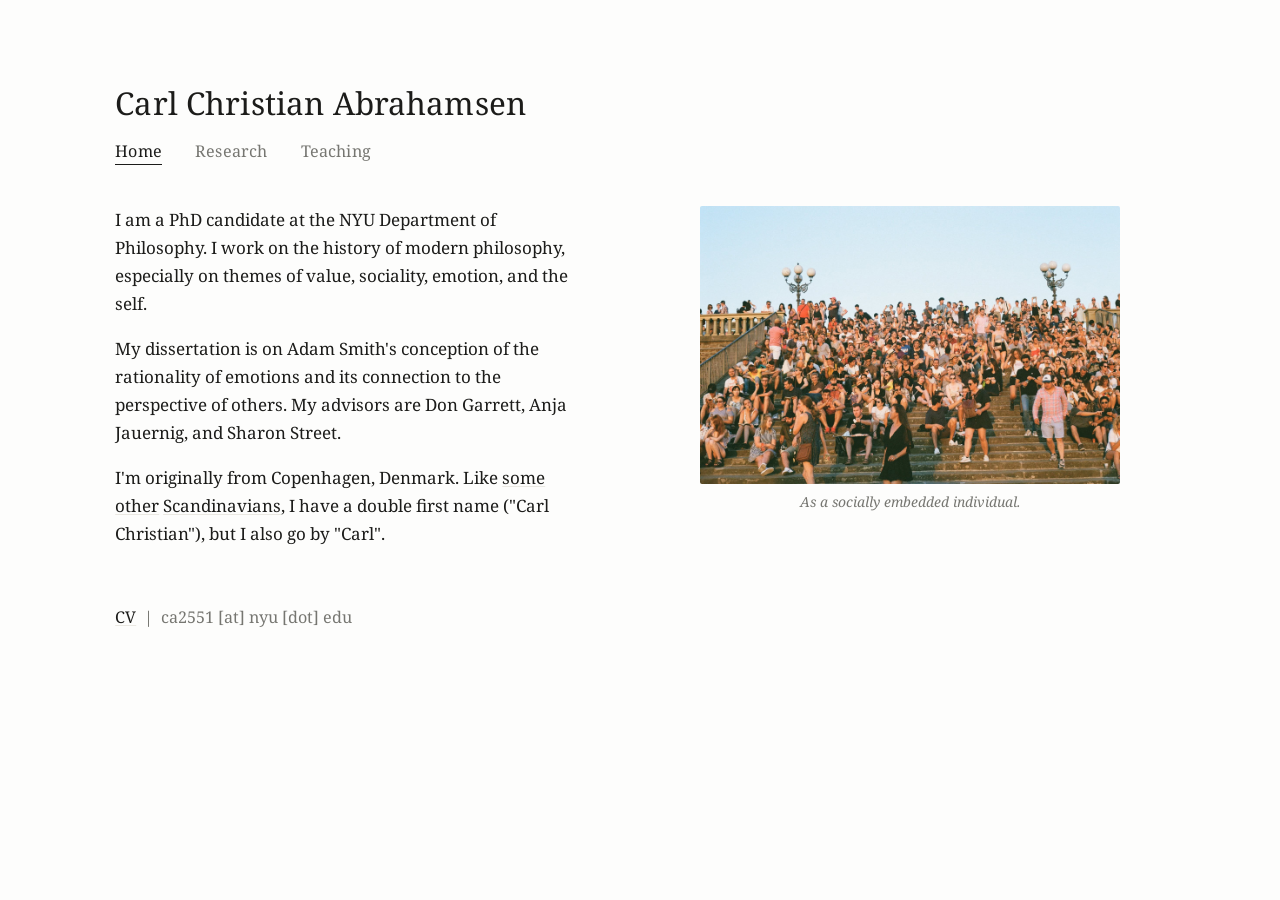
<file: index.html>
<!DOCTYPE html>
<html lang="en">
<head>
<meta charset="UTF-8">
<meta name="viewport" content="width=device-width, initial-scale=1">
<title>Carl Christian Abrahamsen</title>
<meta name="description" content="Carl Christian Abrahamsen is a PhD candidate in Philosophy at New York University, working on Adam Smith, the history of modern philosophy, and themes of value, sociality, emotion, and the self.">
<link rel="canonical" href="https://ccabrahamsen.com/">
<meta property="og:type" content="profile">
<meta property="og:title" content="Carl Christian Abrahamsen">
<meta property="og:description" content="PhD Candidate in Philosophy, New York University. Research on Adam Smith and the history of modern philosophy.">
<meta property="og:url" content="https://ccabrahamsen.com/">
<meta name="twitter:card" content="summary">
<link rel="preconnect" href="https://fonts.googleapis.com">
<link rel="preconnect" href="https://fonts.gstatic.com" crossorigin>
<link href="https://fonts.googleapis.com/css2?family=Noto+Serif:ital,wght@0,400;0,600;1,400&display=swap" rel="stylesheet">
<link rel="stylesheet" href="style.css">
<script type="application/ld+json">
{
  "@context": "https://schema.org",
  "@type": "Person",
  "name": "Carl Christian Abrahamsen",
  "url": "https://ccabrahamsen.com/",
  "jobTitle": "PhD Candidate in Philosophy",
  "affiliation": {
    "@type": "CollegeOrUniversity",
    "name": "New York University"
  },
  "alumniOf": {
    "@type": "CollegeOrUniversity",
    "name": "New York University"
  },
  "knowsAbout": ["History of Philosophy", "Adam Smith", "Moral Psychology", "Sentimentalism"]
}
</script>
</head>
<body>

<div class="page">

  <header class="site-header">
    <h1 class="name">Carl Christian Abrahamsen</h1>
    <hr class="rule">
    <nav class="site-nav">
      <a href="index.html" class="active">Home</a>
      <a href="research.html">Research</a>
      <a href="teaching.html">Teaching</a>
    </nav>
  </header>

  <div class="bio-layout">
    <div class="bio-text">
      <p class="lede">I am a PhD candidate at the NYU Department of Philosophy. I work on the history of modern philosophy, especially on themes of value, sociality, emotion, and the self.</p>

      <p>My dissertation is on Adam Smith's conception of the rationality of emotions and its connection to the perspective of others. My advisors are Don Garrett, Anja Jauernig, and Sharon Street.</p>

      <p>I'm originally from Copenhagen, Denmark. Like <a href="https://en.wikipedia.org/wiki/Hans_Christian_Andersen">some</a> <a href="https://en.wikipedia.org/wiki/Karl_Ove_Knausg%C3%A5rd">other</a> <a href="https://en.wikipedia.org/wiki/Jens_Otto_Krag">Scandinavians</a>, I have a double first name ("Carl Christian"), but I also go by "Carl".</p>
    </div>

    <figure class="portrait">
      <img src="Group pic.jpg" alt="Photo of Carl Christian Abrahamsen">
      <figcaption>As a socially embedded individual.</figcaption>
    </figure>
  </div>

  <p class="role"><a href="Website CV.pdf" target="_blank">CV</a> &nbsp;|&nbsp; ca2551 [at] nyu [dot] edu</p>


</div>

</body>
</html>
</file>
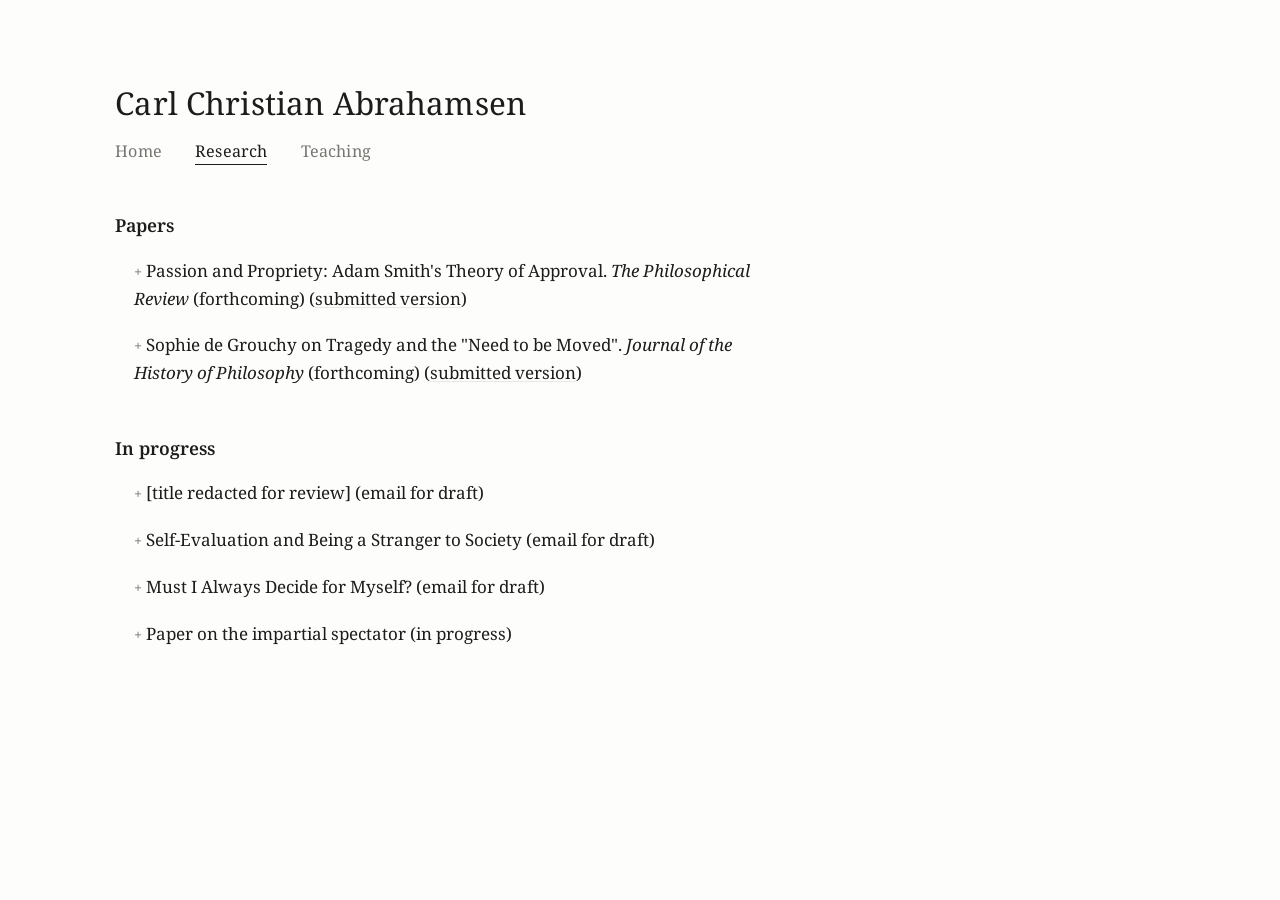
<file: research.html>
<!DOCTYPE html>
<html lang="en">
<head>
<meta charset="UTF-8">
<meta name="viewport" content="width=device-width, initial-scale=1">
<title>Research &middot; Carl Christian Abrahamsen</title>
<meta name="description" content="Research by Carl Christian Abrahamsen, PhD candidate in Philosophy at NYU, on Adam Smith, sentimentalism, and the history of modern philosophy, including published papers and work in progress.">
<link rel="canonical" href="https://ccabrahamsen.com/research.html">
<meta property="og:type" content="website">
<meta property="og:title" content="Research &middot; Carl Christian Abrahamsen">
<meta property="og:description" content="Papers and work in progress on Adam Smith, sentimentalism, and the history of modern philosophy.">
<meta property="og:url" content="https://ccabrahamsen.com/research.html">
<link rel="preconnect" href="https://fonts.googleapis.com">
<link rel="preconnect" href="https://fonts.gstatic.com" crossorigin>
<link href="https://fonts.googleapis.com/css2?family=Noto+Serif:ital,wght@0,400;0,600;1,400&display=swap" rel="stylesheet">
<link rel="stylesheet" href="style.css">
</head>
<body>

<div class="page">

  <header class="site-header">
    <h1 class="name">Carl Christian Abrahamsen</h1>
    <hr class="rule">
    <nav class="site-nav">
      <a href="index.html">Home</a>
      <a href="research.html" class="active">Research</a>
      <a href="teaching.html">Teaching</a>
    </nav>
  </header>

  <h2 class="section">Papers</h2>

  <details>
    <summary>Passion and Propriety: Adam Smith's Theory of Approval. <i>The Philosophical Review</i> (forthcoming) (<a href="PandP.pdf" target="_blank">submitted version</a>)</summary>
    <p>For sentimentalists like Hume, the most basic objects of our
    approval are actions or character traits that cause pleasure. But Adam
    Smith instead takes as the fundamental object of approval the <i>propriety</i> of
    sentiments: a sentiment's being &lsquo;suited&rsquo; and &lsquo;proportionate&rsquo; to its cause.
    Yet he is not particularly clear about what it is for a sentiment to match an
    object in this way. Moreover, extant interpretations are unsatisfying,
    because they generally fail to make sense of Smith's claim that, in judging
    of your sentiment's propriety, I use my own sentiment as a &ldquo;rule or canon&rdquo;
    for yours (TMS I.i.iii.9). This article provides a novel account of Smithian
    propriety, based on the idea that Smith sees our sentiments as
    representations of value. Sentimental propriety, on this account, is a kind
    of <i>representational correctness</i>; I judge your sentiment to be proper just
    insofar as I share your sentimental perspective on the relevant object.</p>
  </details>

  <details>
    <summary>Sophie de Grouchy on Tragedy and the "Need to be Moved". <i>Journal of the History of Philosophy</i> (forthcoming) (<a href="NtbM.pdf" target="_blank">submitted version</a>)</summary>
    <p>Sophie de Grouchy discusses tragedy, or more broadly, &ldquo;spectacles
    of suffering,&rdquo; at length as part of her theory of sympathy and human psychology.
    Yet her account of tragedy, centered around an appeal to our &ldquo;need to be moved,&rdquo;
    is elusive, and there has been relatively little discussion of it in the secondary
    literature. I reconstruct this account by placing it in the context of Grouchy's
    general physiological approach to human psychology, and, in particular, her
    discussion of the development of our faculties. Given this background, we can see
    the need to be moved as expressing the fact that we require strong emotions, both
    as adults and in childhood, in order to develop and maintain our capacities for
    feeling. I also argue that this kind of account constitutes a break with the standard
    eighteenth-century approach to tragedy, which is governed by the assumption that
    our experience of tragedy is overall pleasurable.</p>
  </details>

  <h2 class="section">In progress</h2>

  <details>
    <summary>[title redacted for review] (email for draft)</summary>
    <p>For Smith, acting morally is acting with regard to what would garner approval from the perspective of the other. In this sense, Smith is part of an early modern ethical tradition that I call esteem theory, which makes the regard for esteem both the central moral motive and in some ways the ground of morality. Yet Smith is also sensitive to worries, from Rousseau and others, that the desire for esteem can degenerate into deference and deception. For this reason he is careful to distinguish between what he calls the love of praise and the love of praiseworthiness. I offer a new interpretation of the love of praiseworthiness, on which the love of praiseworthiness is the desire to be such that one can praise oneself. Central to this interpretation is a distinction between what I call the subject-sides and the object-sides of praise.</p>
  </details>

  <details>
    <summary>Self-Evaluation and Being a Stranger to Society (email for draft)</summary>
    <p>Abstract coming!</p>
  </details>

  <details>
    <summary>Must I Always Decide for Myself? (email for draft)</summary>
    <p>I can decide to do the dishes or strive to be kinder. Can I, in the same sense, decide for you to do the dishes or to strive be kinder? Orthodoxy in the philosophy of action holds that this is not the case: decisions and intentions are, in some sense, irreducibly first-personal. I show that the standard arguments for this view, from the control condition and the right-way-causation condition, all fail; there is no special causal connection that holds only between my decisions and my actions and not between my decisions and your actions.
    <br><br>
    Yet I do think there is a difference between the kind of practical-deliberative stance I can take towards my own actions and the ones I can take towards yours. This difference has to do with the sense in which decisions function as <i>reasons</i>. In the kind of second-personal cases we would ordinarily call &lsquo;deciding for others,&rsquo; you take my practical-deliberative attitude as a reason for acting; you do the dishes at least in part because I advised or commanded you to do so. But when I decide to do something myself, it is at least sometimes the case that I act from that decision <i>without</i> taking that decision itself as a reason for action. This feature can be obscured by the fact that many, if not most, of our ordinary decisions have a structure more like the second-personal case; our nature as temporally extended creatures means we must often relate to our earlier decisions as we do to advice or commands. Hence, while there is a core kind of practical-deliberative stance that is essentially first-personal, the ordinary notion of decision is not.</p>
  </details>

  <details>
    <summary>Paper on the impartial spectator (in progress)</summary>
    <p>The approval of the impartial spectator, for Smith, is the final and most authoritative &ldquo;measure&rdquo; of what is morally right. But what gives such authority to <i>impartiality</i> in particular? I offer a novel suggestion, namely that the authority of impartiality arises from the structure of our judgments of approval, which consists in seeing whether our sentiments can be shared with an other. The significance of impartiality lies in this connection to shareability; the approval of the impartial spectator is authoritative because it picks out those sentiments which are universally shareable, or what is equivalent, those sentiments which are shareable with the other as such. Notably, this interpretation conflicts with widespread &lsquo;Humean&rsquo; interpretations on which the impartial spectator is a conventionally established standard for our patterns of approval; on my reading, a commitment to the perspective of the impartial spectator is implicit in the very activity of self-evaluation.</p>
  </details>

</div>

</body>
</html>
</file>
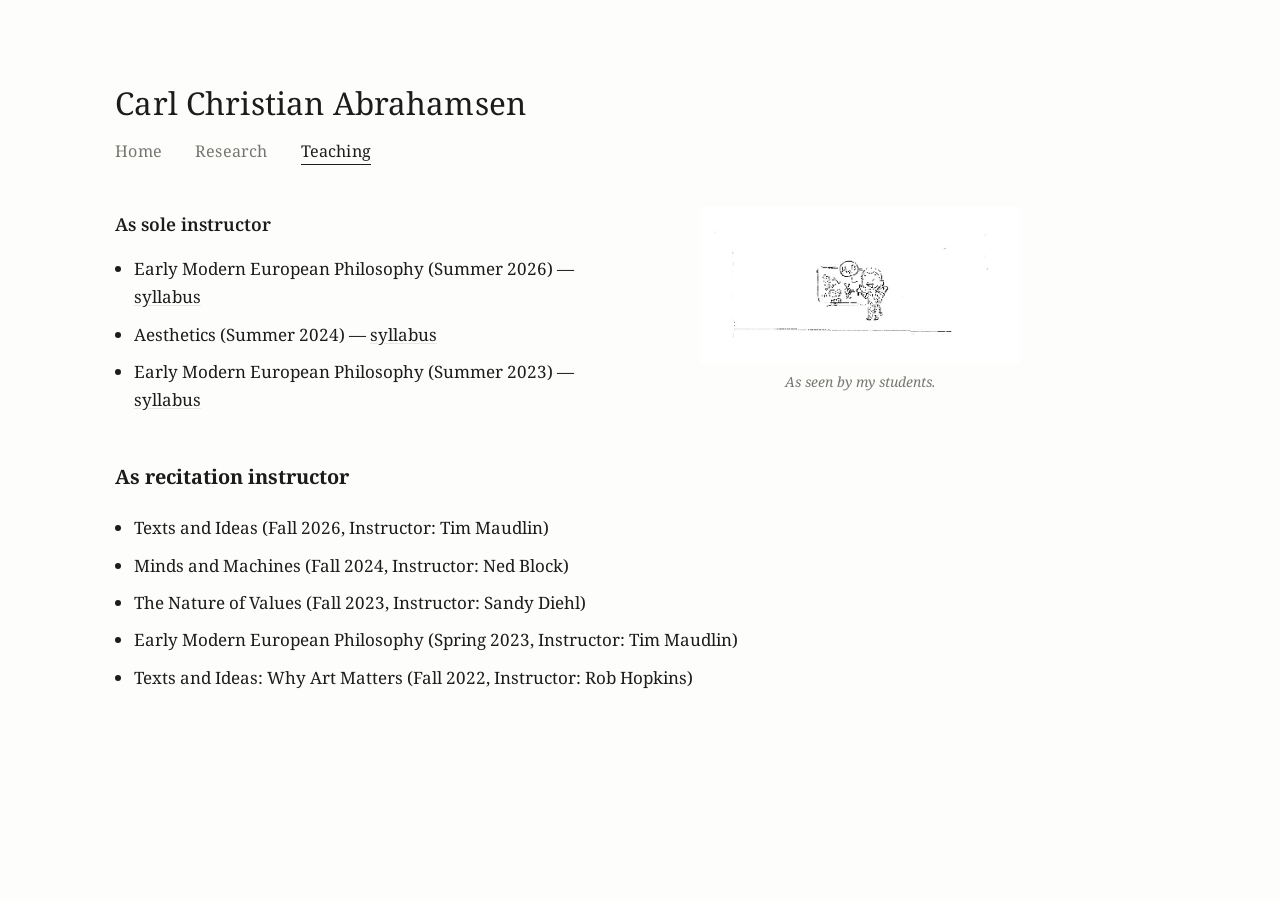
<file: teaching.html>
<!DOCTYPE html>
<html lang="en">
<head>
<meta charset="UTF-8">
<meta name="viewport" content="width=device-width, initial-scale=1">
<title>Teaching &middot; Carl Christian Abrahamsen</title>
<meta name="description" content="Teaching by Carl Christian Abrahamsen, PhD candidate in Philosophy at NYU, including courses taught as sole instructor and as a recitation instructor.">
<link rel="canonical" href="https://ccabrahamsen.com/teaching.html">
<meta property="og:type" content="website">
<meta property="og:title" content="Teaching &middot; Carl Christian Abrahamsen">
<meta property="og:description" content="Courses taught by Carl Christian Abrahamsen at New York University.">
<meta property="og:url" content="https://ccabrahamsen.com/teaching.html">
<link rel="preconnect" href="https://fonts.googleapis.com">
<link rel="preconnect" href="https://fonts.gstatic.com" crossorigin>
<link href="https://fonts.googleapis.com/css2?family=Noto+Serif:ital,wght@0,400;0,600;1,400&display=swap" rel="stylesheet">
<link rel="stylesheet" href="style.css">
</head>
<body>

<div class="page">

  <header class="site-header">
    <h1 class="name">Carl Christian Abrahamsen</h1>
    <hr class="rule">
    <nav class="site-nav">
      <a href="index.html">Home</a>
      <a href="research.html">Research</a>
      <a href="teaching.html" class="active">Teaching</a>
    </nav>
  </header>

  <div class="teaching-layout">
    <div class="teaching-text">
      <h2 class="section">As sole instructor</h2>

      <ul class="plain-list">
        <li>Early Modern European Philosophy (Summer 2026) &mdash; <a href="EM2026Syllabus.pdf" target="_blank">syllabus</a></li>
        <li>Aesthetics (Summer 2024) &mdash; <a href="A2024Syllabus.pdf" target="_blank">syllabus</a></li>
        <li>Early Modern European Philosophy (Summer 2023) &mdash; <a href="EM2023Syllabus.pdf" target="_blank">syllabus</a></li>
      </ul>
    </div>

    <figure class="portrait-wide">
      <img src="Doodle.jpg" alt="Doodle of Carl Christian Abrahamsen teaching">
      <figcaption>As seen by my students.</figcaption>
    </figure>
  </div>

  <h3 class="section">As recitation instructor</h2>

  <ul class="plain-list">
    <li>Texts and Ideas (Fall 2026, Instructor: Tim Maudlin)</li>
    <li>Minds and Machines (Fall 2024, Instructor: Ned Block)</li>
    <li>The Nature of Values (Fall 2023, Instructor: Sandy Diehl)</li>
    <li>Early Modern European Philosophy (Spring 2023, Instructor: Tim Maudlin)</li>
    <li>Texts and Ideas: Why Art Matters (Fall 2022, Instructor: Rob Hopkins)</li>
  </ul>

</div>

</body>
</html>
</file>
<file: style.css>
:root {
  --paper: #FDFDFC;
  --ink: #1C1C1A;
  --ink-soft: #767671;
  --rule: #EAE8E2;
  --link: #1C1C1A;
  --max-width: 640px;
}

* { box-sizing: border-box; }

body {
  background: var(--paper);
  color: var(--ink);
  font-family: "Noto Serif", "Palatino Linotype", Palatino, Georgia, serif;
  font-size: 17px;
  line-height: 1.65;
  margin: 0;
  padding: 4.5em 1.5em 6em clamp(1.5em, 9vw, 8em);
}

.page {
  max-width: var(--max-width);
  margin: 0;
}

/* -- header -- */

header.site-header {
  display: flex;
  flex-direction: column;
  margin-bottom: 1.4em;
  overflow: hidden;
}

h1.name {
  font-family: inherit;
  font-size: 1.85em;
  font-weight: 400;
  letter-spacing: 0.005em;
  margin: 0;
  color: var(--ink);
}

p.role {
  font-family: inherit;
  color: var(--ink-soft);
  font-size: 0.95em;
  margin: 2.4em 0 0;
}

.rule {
  display: none;
}

nav.site-nav {
  font-family: inherit;
  font-variant: normal;
  letter-spacing: 0.01em;
  font-size: 0.95em;
  margin: 0.6em 0 0;
}

nav.site-nav a {
  color: var(--ink-soft);
  text-decoration: none;
  margin-right: 1.8em;
  padding-bottom: 2px;
}

nav.site-nav a:hover { color: var(--ink); }

nav.site-nav a.active {
  color: var(--ink);
  border-bottom: 1px solid var(--ink);
}

/* -- bio layout -- */

.bio-layout {
  display: grid;
  grid-template-columns: 460px 500px;
  column-gap: 5em;
  align-items: start;
}

.bio-text {
  min-width: 0;
}

.portrait {
  text-align: center;
}

.portrait img {
  width: 100%;
  border-radius: 2px;
  display: block;
}

.portrait figcaption {
  font-style: italic;
  color: var(--ink-soft);
  font-size: 0.82em;
  margin-top: 0.5em;
}

/* -- teaching layout -- */

.teaching-layout {
  display: grid;
  grid-template-columns: 460px 500px;
  column-gap: 5em;
  align-items: start;}

.teaching-text {
  width: 460px;
}

.teaching-text h2.section {
  margin-top: 1.2em;
}

.teaching-text h3.section {
  margin-top: 0em;
}

.portrait-wide {
  top: 1.2em;
  left: 380px;
  width: 320px;
  text-align: center;
}

.portrait-wide img {
  width: 100%;
  border-radius: 2px;
  display: block;
}

.portrait-wide figcaption {
  font-style: italic;
  color: var(--ink-soft);
  font-size: 0.82em;
  margin-top: 0.5em;
}

/* -- body text -- */

p.lede::first-letter {
  font: inherit;
  float: none;
  color: inherit;
}

a { color: var(--link); text-decoration: underline; text-decoration-color: var(--rule); text-underline-offset: 2px; }
a:hover { text-decoration-color: var(--ink); }

h2.section {
  font-family: inherit;
  font-variant: normal;
  letter-spacing: normal;
  font-weight: 600;
  font-size: 1.05em;
  color: var(--ink);
  border-bottom: none;
  padding-bottom: 0;
  margin-top: 2.6em;
  margin-bottom: 0.9em;
  clear: right;
}

/* -- abstracts -- */

details { margin-bottom: 1.1em; }

details summary {
  cursor: pointer;
  padding-left: 1.1em;
  list-style: none;
}

details summary::-webkit-details-marker { display: none; }

details summary::before {
  content: "+ ";
  color: var(--ink-soft);
  font-size: 0.85em;
}

details[open] summary::before {
  content: "\2212 ";
  color: var(--ink-soft);
  font-size: 0.85em;
}

details p {
  color: var(--ink-soft);
  margin: 0.6em 0 0 1.6em;
  padding-left: 0.9em;
  border-left: 1px solid var(--rule);
}

/* -- teaser list (home) -- */

ul.teaser-list { list-style: none; padding: 0; margin: 0.6em 0 0; }
ul.teaser-list li { margin-bottom: 0.9em; }
ul.teaser-list .venue { color: var(--ink-soft); font-size: 0.9em; font-style: italic; }

/* -- teaching lists -- */

ul.plain-list { margin: 0.4em 0 1.6em; padding-left: 1.1em; }
ul.plain-list li { margin-bottom: 0.55em; }

/* -- footer -- */

footer.site-footer {
  margin-top: 3.5em;
  padding-top: 1em;
  border-top: 1px solid var(--rule);
  color: var(--ink-soft);
  font-size: 0.85em;
}

/* -- responsive -- */

@media (max-width: 520px) {
  body { padding: 2.5em 1.2em 4em; font-size: 16px; }
  h1.name { font-size: 1.6em; }
  .bio-layout { display: block; }
  .portrait { width: 130px; margin: 0 auto 1.6em; }
  .teaching-layout { position: static; }
  .teaching-text { width: auto; }
  .portrait-wide { position: static; width: 180px; margin: 0 auto 1.6em; }
  .teaching-text h2.section { margin-top: 2.6em; }
}

/* -- accessibility -- */

a:focus-visible, details summary:focus-visible, nav.site-nav a:focus-visible {
  outline: 2px solid var(--ink);
  outline-offset: 2px;
}
</file>
